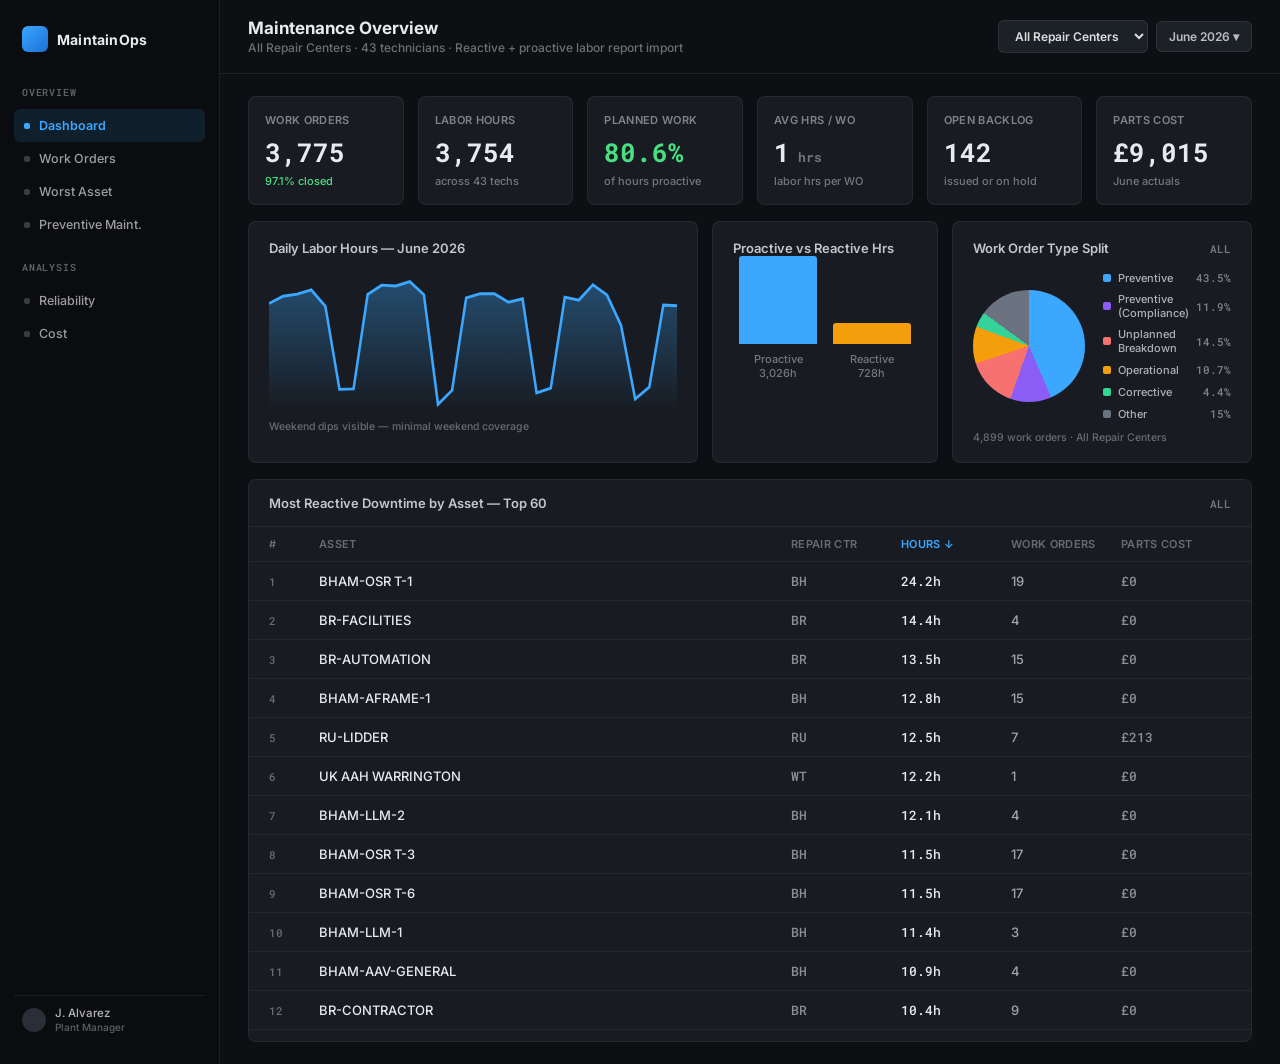
<file: app/index.html>
<!DOCTYPE html>
<html lang="en">
<head>
<meta charset="utf-8">
<meta name="viewport" content="width=device-width, initial-scale=1">
<title>Maintenance Dashboard</title>
<link rel="preconnect" href="https://fonts.googleapis.com">
<link rel="preconnect" href="https://fonts.gstatic.com" crossorigin>
<link href="https://fonts.googleapis.com/css2?family=Inter:wght@400;500;600;700;800&family=Roboto+Mono:wght@400;500;600&display=swap" rel="stylesheet">
<link rel="stylesheet" href="styles.css">
</head>
<body>
<div class="app">

  <aside class="sidebar">
    <div class="brand">
      <div class="brand-mark"></div>
      <div class="brand-name">MaintainOps</div>
    </div>

    <div class="nav-section-label">Overview</div>
    <nav class="nav-group">
      <div class="nav-item" data-page="dashboard"><span class="nav-dot"></span>Dashboard</div>
      <div class="nav-item"><span class="nav-dot"></span>Work Orders</div>
      <div class="nav-item" data-page="worst"><span class="nav-dot"></span>Worst Asset</div>
      <div class="nav-item"><span class="nav-dot"></span>Preventive Maint.</div>
    </nav>

    <div class="nav-section-label">Analysis</div>
    <nav class="nav-group">
      <div class="nav-item"><span class="nav-dot"></span>Reliability</div>
      <div class="nav-item"><span class="nav-dot"></span>Cost</div>
    </nav>

    <div class="user-card">
      <div class="avatar"></div>
      <div class="user-meta">
        J. Alvarez<br>
        <span class="user-role">Plant Manager</span>
      </div>
    </div>
  </aside>

  <main class="main">
    <section class="page" id="page-dashboard">
      <header class="topbar">
        <div>
          <div class="page-title">Maintenance Overview</div>
          <div class="page-subtitle" id="subtitle"></div>
        </div>
        <div class="topbar-controls">
          <select id="rc-select" class="rc-select"></select>
          <div class="period-badge">June 2026 ▾</div>
        </div>
      </header>

      <div class="content">
        <section class="kpi-grid" id="kpi-grid"></section>

        <section class="charts-grid">
          <div class="panel">
            <div class="panel-title" id="chart-title"></div>
            <svg viewBox="0 0 400 120" class="line-chart" preserveAspectRatio="none">
              <defs>
                <linearGradient id="areaGradient" x1="0" y1="0" x2="0" y2="1">
                  <stop offset="0%" stop-color="#3ba7ff"/>
                  <stop offset="100%" stop-color="#3ba7ff" stop-opacity="0"/>
                </linearGradient>
              </defs>
              <polyline id="area-poly" fill="url(#areaGradient)" stroke="none" opacity="0.35"/>
              <polyline id="line-poly" fill="none" stroke="#3ba7ff" stroke-width="2.5"/>
            </svg>
            <div class="chart-caption">Weekend dips visible — minimal weekend coverage</div>
          </div>

          <div class="panel">
            <div class="panel-title">Proactive vs Reactive Hrs</div>
            <div class="bar-chart">
              <div class="bar-col">
                <div class="bar bar--pro" id="bar-pro"></div>
                <div class="bar-label">Proactive<br><span id="bar-pro-label"></span></div>
              </div>
              <div class="bar-col">
                <div class="bar bar--re" id="bar-re"></div>
                <div class="bar-label">Reactive<br><span id="bar-re-label"></span></div>
              </div>
            </div>
          </div>

          <div class="panel">
            <div class="panel-head">
              <div class="panel-title">Work Order Type Split</div>
              <div class="panel-tag" id="pie-rc-label"></div>
            </div>
            <div class="pie-row">
              <div class="pie" id="pie"></div>
              <div class="legend" id="legend"></div>
            </div>
            <div class="chart-caption" id="total-label"></div>
          </div>
        </section>

        <section class="table-panel">
          <div class="table-head">
            <div class="panel-title" id="table-title"></div>
            <div class="panel-tag" id="table-rc-label"></div>
          </div>
          <div class="table-scroll">
            <div class="table-columns">
              <div>#</div>
              <div>ASSET</div>
              <div>REPAIR CTR</div>
              <div class="sortable" data-sort="hours" id="head-hours">HOURS</div>
              <div class="sortable" data-sort="wo" id="head-wo">WORK ORDERS</div>
              <div class="sortable" data-sort="cost" id="head-cost">PARTS COST</div>
            </div>
            <div class="table-body" id="table-body"></div>
          </div>
        </section>
      </div>
    </section>

    <section class="page" id="page-worst" hidden>
      <header class="topbar">
        <div>
          <div class="page-title">Worst Asset</div>
          <div class="page-subtitle" id="worst-subtitle"></div>
        </div>
        <div class="topbar-controls">
          <select id="worst-rc-select" class="rc-select"></select>
          <div class="period-badge">Q2 2026 (Apr–Jun) ▾</div>
        </div>
      </header>

      <div class="content">
        <section class="kpi-grid kpi-grid--4" id="worst-kpi-grid"></section>

        <section class="worst-charts-grid">
          <div class="panel">
            <div class="panel-title">Top 12 Assets by Reactive Cost</div>
            <div class="hbar-list" id="worst-bars"></div>
          </div>

          <div class="worst-side">
            <div class="panel">
              <div class="panel-title">Failure Type Split</div>
              <div class="pie-row">
                <div class="pie pie--sm" id="type-pie"></div>
                <div class="legend" id="type-legend"></div>
              </div>
            </div>
            <div class="panel panel--grow">
              <div class="panel-title">Cost by Repair Center</div>
              <div class="rc-bar-list" id="rc-bars"></div>
            </div>
          </div>
        </section>

        <section class="table-panel">
          <div class="table-head">
            <div class="panel-title" id="worst-table-title"></div>
            <div class="panel-tag">Apr–Jun 2026</div>
          </div>
          <div class="table-scroll">
            <div class="table-columns table-columns--worst">
              <div>#</div>
              <div>ASSET</div>
              <div>REPAIR CTR</div>
              <div>DOMINANT TYPE</div>
              <div class="sortable" data-wsort="wo" id="whead-wo">WORK ORDERS</div>
              <div class="sortable" data-wsort="cost" id="whead-cost">TOTAL COST</div>
            </div>
            <div class="table-body" id="worst-table-body"></div>
          </div>
        </section>
      </div>
    </section>
  </main>

</div>
<script src="app.js"></script>
</body>
</html>
</file>
<file: app/styles.css>
:root {
  color-scheme: dark;
}

* { box-sizing: border-box; }

html, body {
  height: 100%;
  margin: 0;
}

body {
  background: #0d0f12;
  font-family: 'Inter', system-ui, sans-serif;
  color: #e8eaed;
}

a { color: #3ba7ff; text-decoration: none; }
a:hover { color: #63bcff; }

.app {
  display: flex;
  min-height: 100vh;
  background: #0d0f12;
}

/* ---------- Sidebar ---------- */

.sidebar {
  width: 220px;
  flex: none;
  background: #0a0c0f;
  border-right: 1px solid rgba(255,255,255,.07);
  display: flex;
  flex-direction: column;
  padding: 20px 14px;
  gap: 4px;
}

.brand {
  display: flex;
  align-items: center;
  gap: 9px;
  padding: 6px 8px 20px;
}

.brand-mark {
  width: 26px;
  height: 26px;
  border-radius: 6px;
  background: linear-gradient(135deg,#3ba7ff,#1c6fd6);
  flex: none;
}

.brand-name {
  font: 700 14px 'Inter';
  letter-spacing: .2px;
}

.nav-section-label {
  font: 600 10px 'Roboto Mono';
  color: rgba(255,255,255,.35);
  letter-spacing: .08em;
  padding: 10px 8px 6px;
  text-transform: uppercase;
}

.nav-group + .nav-section-label { margin-top: 6px; }

.nav-item {
  padding: 9px 10px;
  border-radius: 6px;
  color: rgba(255,255,255,.6);
  font: 500 12.5px 'Inter';
  display: flex;
  align-items: center;
  gap: 9px;
  cursor: pointer;
}

.nav-item:hover { background: rgba(255,255,255,.05); }

.nav-item--active {
  background: rgba(59,167,255,.12);
  color: #3ba7ff;
  font: 600 12.5px 'Inter';
}

.nav-dot {
  width: 6px;
  height: 6px;
  border-radius: 2px;
  background: rgba(255,255,255,.2);
  flex: none;
}

.nav-dot--active { background: #3ba7ff; }

.user-card {
  margin-top: auto;
  padding: 10px 8px;
  border-top: 1px solid rgba(255,255,255,.07);
  display: flex;
  align-items: center;
  gap: 9px;
}

.avatar {
  width: 24px;
  height: 24px;
  border-radius: 50%;
  background: #2a2e37;
  flex: none;
}

.user-meta {
  font: 500 11.5px 'Inter';
  color: rgba(255,255,255,.7);
}

.user-role {
  color: rgba(255,255,255,.35);
  font-size: 10px;
}

/* ---------- Main ---------- */

.main {
  flex: 1;
  display: flex;
  flex-direction: column;
  min-width: 0;
}

.page {
  display: flex;
  flex-direction: column;
  flex: 1;
  min-height: 0;
}

.page[hidden] { display: none; }

.topbar {
  display: flex;
  align-items: center;
  justify-content: space-between;
  padding: 18px 28px;
  border-bottom: 1px solid rgba(255,255,255,.07);
  flex-wrap: wrap;
  gap: 12px;
}

.page-title {
  font: 700 17px 'Inter';
}

.page-subtitle {
  font: 500 12px 'Inter';
  color: rgba(255,255,255,.4);
  margin-top: 2px;
}

.topbar-controls {
  display: flex;
  gap: 8px;
  align-items: center;
}

.rc-select {
  padding: 7px 12px;
  border-radius: 6px;
  background: #1c2027;
  border: 1px solid rgba(255,255,255,.08);
  font: 600 12px 'Inter';
  color: rgba(255,255,255,.85);
}

.period-badge {
  padding: 7px 12px;
  border-radius: 6px;
  background: #1c2027;
  border: 1px solid rgba(255,255,255,.08);
  font: 600 12px 'Inter';
  color: rgba(255,255,255,.7);
}

.content {
  padding: 22px 28px;
  overflow: auto;
  flex: 1;
}

/* ---------- KPI cards ---------- */

.kpi-grid {
  display: grid;
  grid-template-columns: repeat(6, 1fr);
  gap: 14px;
}

@media (max-width: 1100px) {
  .kpi-grid { grid-template-columns: repeat(3, 1fr); }
}
@media (max-width: 640px) {
  .kpi-grid { grid-template-columns: repeat(2, 1fr); }
}

.kpi-grid--4 { grid-template-columns: repeat(4, 1fr); }

@media (max-width: 1100px) {
  .kpi-grid--4 { grid-template-columns: repeat(2, 1fr); }
}

.kpi-card {
  background: #181c22;
  border: 1px solid rgba(255,255,255,.06);
  border-radius: 8px;
  padding: 16px;
}

.kpi-label {
  font: 600 11px 'Inter';
  color: rgba(255,255,255,.45);
  letter-spacing: .03em;
}

.kpi-value {
  font: 700 26px 'Roboto Mono';
  margin-top: 8px;
}

.kpi-value--green { color: #4ade80; }

.kpi-unit {
  font-size: 13px;
  color: rgba(255,255,255,.4);
}

.kpi-sub {
  font: 500 11px 'Inter';
  color: rgba(255,255,255,.4);
  margin-top: 5px;
}

.kpi-sub--green { color: #4ade80; }

/* ---------- Charts row ---------- */

.charts-grid {
  display: grid;
  grid-template-columns: 1.5fr 0.75fr 1fr;
  gap: 14px;
  margin-top: 16px;
}

@media (max-width: 1100px) {
  .charts-grid { grid-template-columns: 1fr; }
}

.panel {
  background: #181c22;
  border: 1px solid rgba(255,255,255,.06);
  border-radius: 8px;
  padding: 18px 20px;
}

.panel-head {
  display: flex;
  align-items: center;
  justify-content: space-between;
  margin-bottom: 14px;
}

.panel-title {
  font: 600 13px 'Inter';
  color: rgba(255,255,255,.75);
  margin-bottom: 14px;
}

.panel-head .panel-title { margin-bottom: 0; }

.panel-tag {
  font: 600 11px 'Roboto Mono';
  color: rgba(255,255,255,.4);
}

.line-chart {
  width: 100%;
  height: 140px;
  display: block;
}

.chart-caption {
  font: 500 10.5px 'Inter';
  color: rgba(255,255,255,.35);
  margin-top: 10px;
}

.bar-chart {
  display: flex;
  align-items: flex-end;
  gap: 16px;
  height: 110px;
  padding: 0 6px;
}

.bar-col {
  flex: 1;
  display: flex;
  flex-direction: column;
  align-items: center;
  gap: 8px;
}

.bar {
  width: 100%;
  border-radius: 3px 3px 0 0;
  transition: height .2s ease;
}

.bar--pro { background: #3ba7ff; }
.bar--re { background: #f59e0b; }

.bar-label {
  font: 500 11px 'Inter';
  color: rgba(255,255,255,.4);
  text-align: center;
}

.pie-row {
  display: flex;
  align-items: center;
  gap: 18px;
}

.pie {
  width: 112px;
  height: 112px;
  border-radius: 50%;
  flex: none;
}

.legend {
  display: flex;
  flex-direction: column;
  gap: 7px;
  min-width: 0;
  flex: 1;
}

.legend-item {
  display: flex;
  align-items: center;
  gap: 7px;
  font: 500 11px 'Inter';
  color: rgba(255,255,255,.65);
}

.legend-swatch {
  width: 8px;
  height: 8px;
  border-radius: 2px;
  flex: none;
}

.legend-label { flex: 1; }

.legend-pct {
  font-family: 'Roboto Mono';
  color: rgba(255,255,255,.45);
}

/* ---------- Asset table ---------- */

.table-panel {
  background: #181c22;
  border: 1px solid rgba(255,255,255,.06);
  border-radius: 8px;
  margin-top: 16px;
  overflow: hidden;
}

.table-head {
  display: flex;
  align-items: center;
  justify-content: space-between;
  padding: 15px 20px;
  border-bottom: 1px solid rgba(255,255,255,.06);
}

.table-head .panel-title { margin-bottom: 0; }

.table-scroll {
  overflow-x: auto;
}

.table-columns, .table-row {
  display: grid;
  grid-template-columns: 50px minmax(160px, 1.4fr) 110px 110px 110px 110px;
  min-width: 640px;
  padding: 10px 20px;
  align-items: center;
}

.table-columns {
  font: 600 11px 'Inter';
  color: rgba(255,255,255,.35);
  letter-spacing: .03em;
  position: sticky;
  top: 0;
  background: #181c22;
  z-index: 1;
}

.table-columns .sortable {
  cursor: pointer;
  user-select: none;
}

.table-columns .sortable--active {
  color: #3ba7ff;
}

.table-body {
  max-height: 480px;
  overflow-y: auto;
}

.table-row {
  font: 500 13px 'Inter';
  border-top: 1px solid rgba(255,255,255,.05);
}

.cell-rank {
  color: rgba(255,255,255,.35);
  font-family: 'Roboto Mono';
  font-size: 11px;
}

.cell-rc {
  font-family: 'Roboto Mono';
  color: rgba(255,255,255,.5);
}

.cell-hours {
  font-family: 'Roboto Mono';
}

.cell-wo {
  color: rgba(255,255,255,.6);
}

.cell-cost {
  font-family: 'Roboto Mono';
  color: rgba(255,255,255,.5);
}

.cell-type {
  font: 600 11px 'Roboto Mono';
  color: rgba(255,255,255,.55);
}

/* ---------- Worst Asset page ---------- */

.worst-charts-grid {
  display: grid;
  grid-template-columns: 1.6fr 1fr;
  gap: 14px;
  margin-top: 16px;
}

@media (max-width: 1100px) {
  .worst-charts-grid { grid-template-columns: 1fr; }
}

.worst-side {
  display: flex;
  flex-direction: column;
  gap: 14px;
}

.panel--grow { flex: 1; }

.pie--sm { width: 104px; height: 104px; }

.hbar-list {
  display: flex;
  flex-direction: column;
  gap: 10px;
}

.hbar-row {
  display: grid;
  grid-template-columns: 190px 1fr 76px;
  align-items: center;
  gap: 10px;
}

.hbar-name {
  font: 500 11.5px 'Inter';
  color: rgba(255,255,255,.7);
  white-space: nowrap;
  overflow: hidden;
  text-overflow: ellipsis;
}

.hbar-track {
  height: 14px;
  background: rgba(255,255,255,.05);
  border-radius: 3px;
  overflow: hidden;
}

.hbar-fill {
  height: 100%;
  background: linear-gradient(90deg,#f87171,#f59e0b);
  border-radius: 3px;
}

.hbar-cost {
  font: 600 11.5px 'Roboto Mono';
  color: rgba(255,255,255,.6);
  text-align: right;
}

.rc-bar-list {
  display: flex;
  flex-direction: column;
  gap: 9px;
}

.rc-bar-row {
  display: grid;
  grid-template-columns: 36px 1fr 66px;
  align-items: center;
  gap: 10px;
}

.rc-bar-code {
  font: 600 11px 'Roboto Mono';
  color: rgba(255,255,255,.5);
}

.rc-bar-track {
  height: 12px;
  background: rgba(255,255,255,.05);
  border-radius: 3px;
  overflow: hidden;
}

.rc-bar-fill {
  height: 100%;
  border-radius: 3px;
}

.rc-bar-cost {
  font: 600 11px 'Roboto Mono';
  color: rgba(255,255,255,.6);
  text-align: right;
}

.table-columns--worst, .table-row--worst {
  grid-template-columns: 50px minmax(140px, 1.4fr) 90px 130px 120px 120px;
  min-width: 660px;
}
</file>
